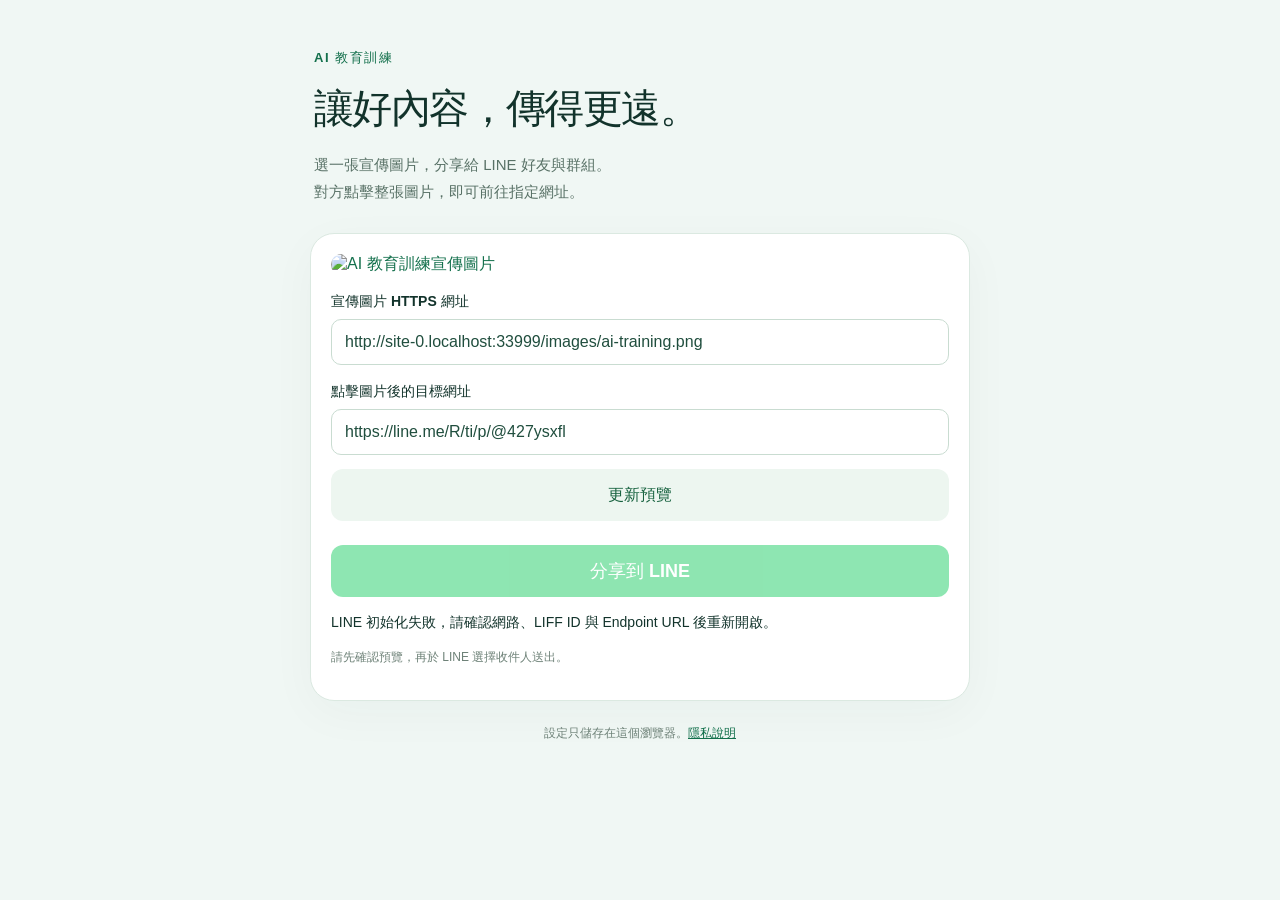
<file: index.html>
<!doctype html>
<html lang="zh-Hant"><head><meta charset="utf-8"><meta name="viewport" content="width=device-width,initial-scale=1,viewport-fit=cover"><meta name="referrer" content="no-referrer"><title>AI 圖片分享工具</title><link rel="stylesheet" href="style.css"><script defer charset="utf-8" src="https://static.line-scdn.net/liff/edge/2/sdk.js"></script><script defer src="config.js?v=20261126-1"></script><script defer src="app.js"></script></head>
<body><main><header><span class="badge">AI 教育訓練</span><h1>讓好內容，傳得更遠。</h1><p>選一張宣傳圖片，分享給 LINE 好友與群組。<br>對方點擊整張圖片，即可前往指定網址。</p></header><section class="card"><a id="preview-link" target="_blank" rel="noopener noreferrer" aria-label="預覽點擊後的目標"><img id="preview" alt="AI 教育訓練宣傳圖片"></a><p id="dimensions" class="muted"></p><form id="settings"><label for="image-url">宣傳圖片 HTTPS 網址</label><input id="image-url" type="url" inputmode="url" required autocomplete="off"><label for="target-url">點擊圖片後的目標網址</label><input id="target-url" type="url" inputmode="url" required autocomplete="off"><button id="update" type="submit" class="secondary">更新預覽</button></form><button id="share" type="button" disabled>分享到 LINE</button><p id="status" role="status" aria-live="polite">正在載入…</p><p class="muted">請先確認預覽，再於 LINE 選擇收件人送出。</p></section><footer>設定只儲存在這個瀏覽器。<a href="privacy.html">隱私說明</a></footer></main></body></html>
</file>
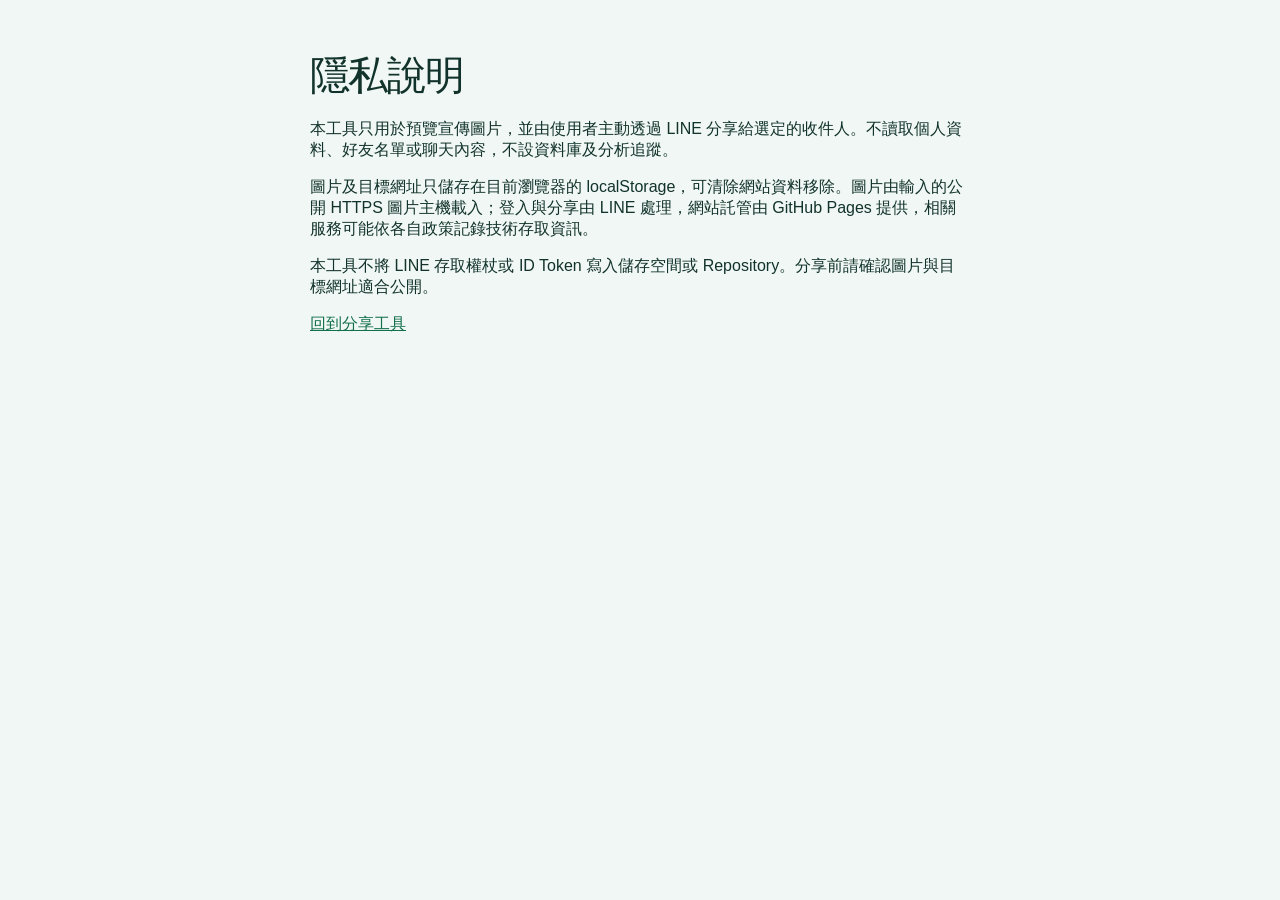
<file: privacy.html>
<!doctype html><html lang="zh-Hant"><meta charset="utf-8"><meta name="viewport" content="width=device-width,initial-scale=1"><title>隱私說明</title><link rel="stylesheet" href="style.css"><main><h1>隱私說明</h1><p>本工具只用於預覽宣傳圖片，並由使用者主動透過 LINE 分享給選定的收件人。不讀取個人資料、好友名單或聊天內容，不設資料庫及分析追蹤。</p><p>圖片及目標網址只儲存在目前瀏覽器的 localStorage，可清除網站資料移除。圖片由輸入的公開 HTTPS 圖片主機載入；登入與分享由 LINE 處理，網站託管由 GitHub Pages 提供，相關服務可能依各自政策記錄技術存取資訊。</p><p>本工具不將 LINE 存取權杖或 ID Token 寫入儲存空間或 Repository。分享前請確認圖片與目標網址適合公開。</p><a href="./">回到分享工具</a></main></html>
</file>
<file: style.css>
:root{font-family:-apple-system,BlinkMacSystemFont,"Noto Sans TC",sans-serif;color:#12332b;background:#f0f7f4;font-synthesis:none}*{box-sizing:border-box}body{margin:0}main{width:min(100% - 32px,660px);margin:48px auto;padding-bottom:env(safe-area-inset-bottom,24px)}header{margin:0 4px 28px}.badge{color:#13704c;font-size:13px;font-weight:700;letter-spacing:.12em}h1{font-size:clamp(28px,6vw,40px);letter-spacing:-.04em;margin:14px 0}header p{color:#587166;line-height:1.8;font-size:15px}.card{background:#fff;border:1px solid #dbe9e1;border-radius:24px;padding:20px;box-shadow:0 12px 48px #12332b09}#preview{display:block;width:100%;height:auto;border-radius:12px}#preview-link{display:block}label{display:block;font-weight:600;font-size:14px;margin:18px 0 8px}input{width:100%;font:inherit;font-size:16px;padding:13px;border:1px solid #c9dcd1;border-radius:10px;color:#204e3e}input:focus{outline:2px solid #06c755;outline-offset:2px}button{width:100%;border:0;border-radius:12px;min-height:52px;font:inherit;font-weight:700;cursor:pointer}#share{background:#06c755;color:white;font-size:18px;margin-top:24px}button:disabled{opacity:.45;cursor:wait}.secondary{background:#edf6f0;color:#17623f;margin-top:14px}.muted,footer{color:#6d8177;font-size:12px;line-height:1.7}#status{font-size:14px;line-height:1.6;overflow-wrap:anywhere}footer{text-align:center;margin:22px}a{color:#13704c}@media(max-width:450px){main{margin-top:28px}.card{padding:14px;border-radius:18px}}
</file>
